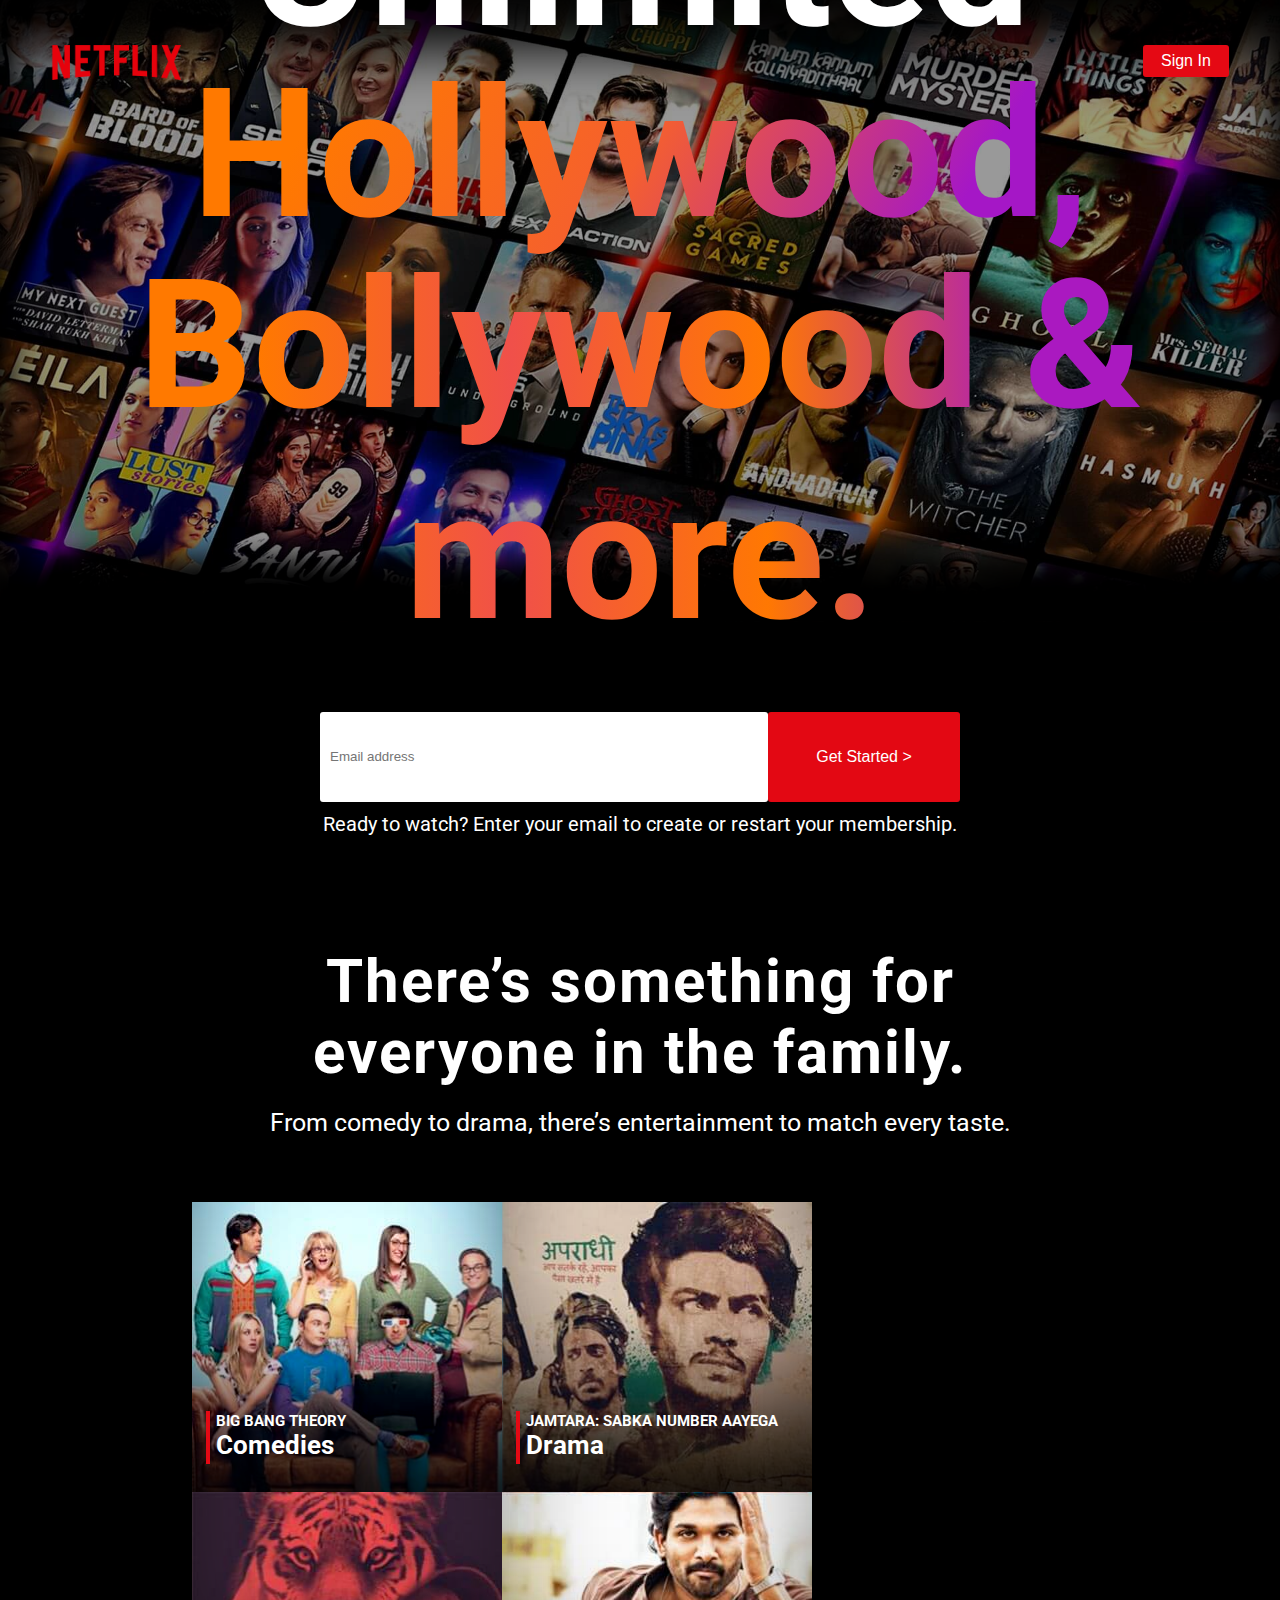
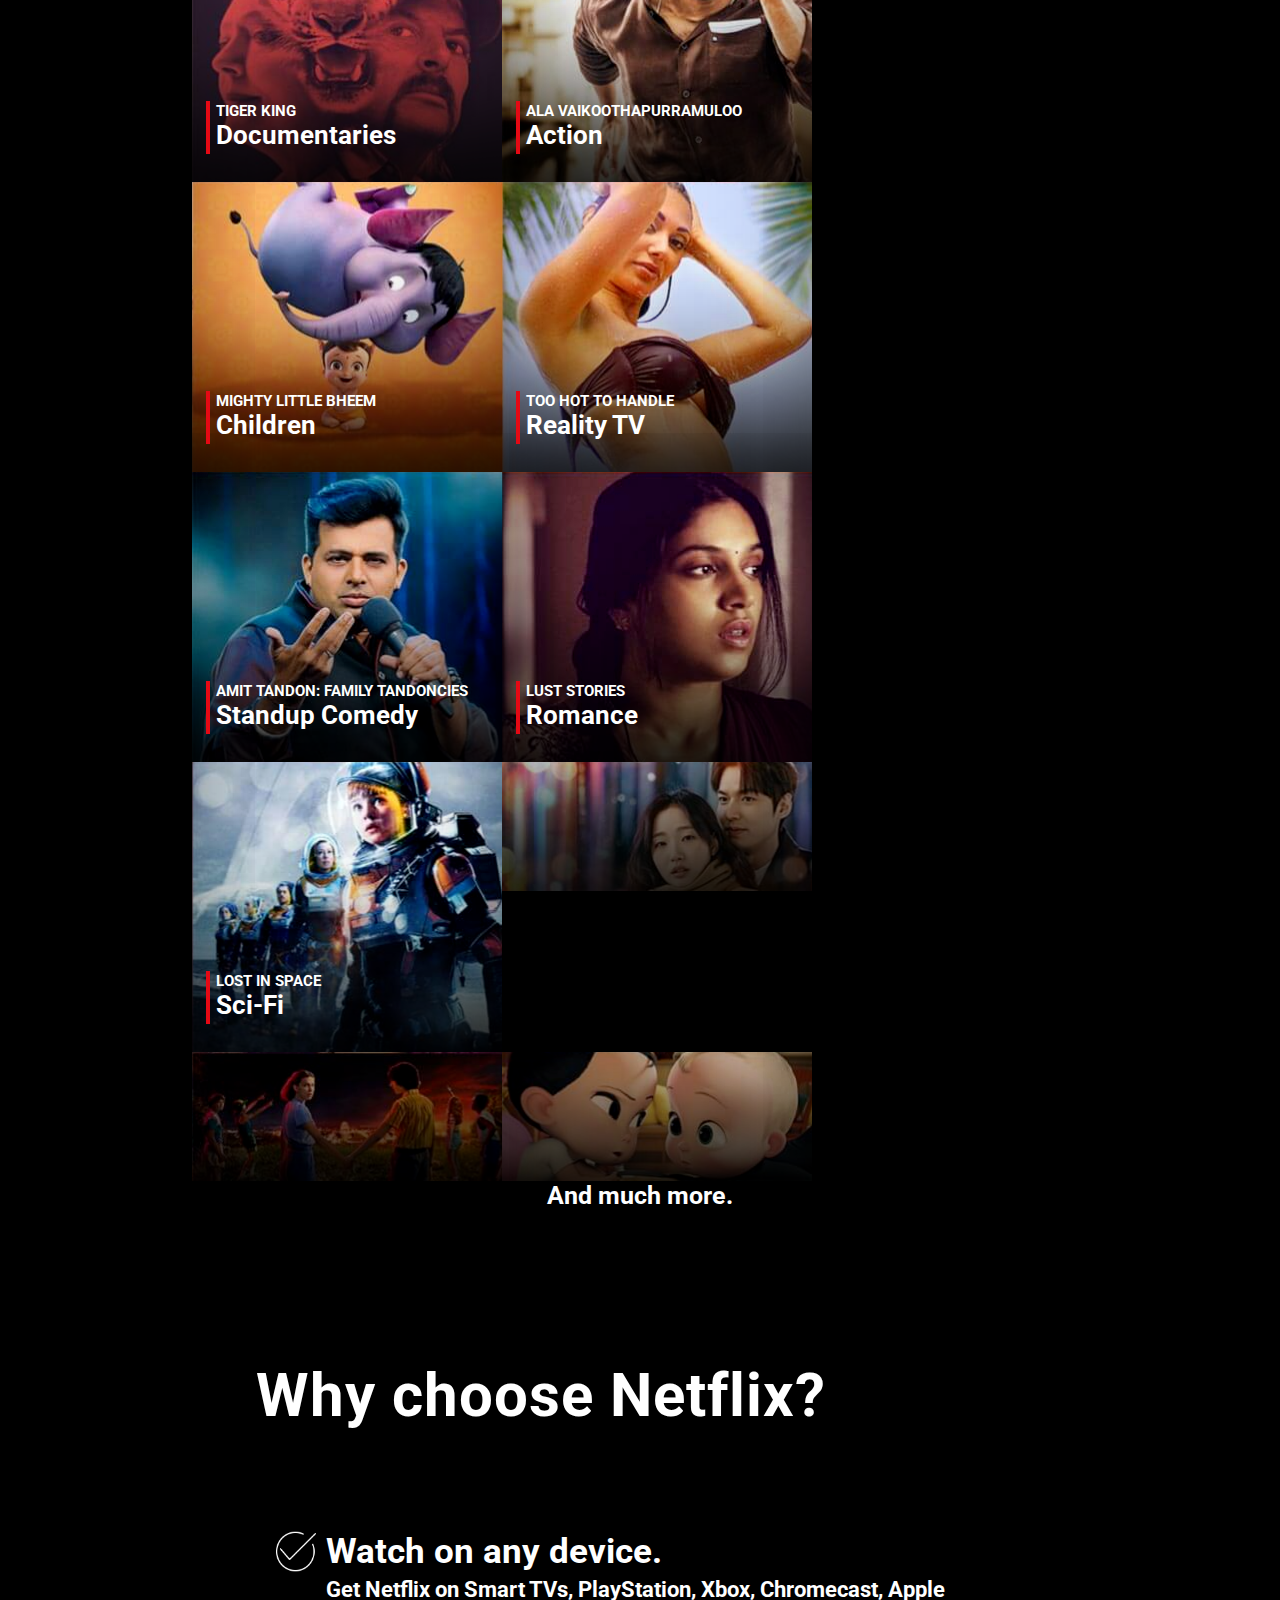
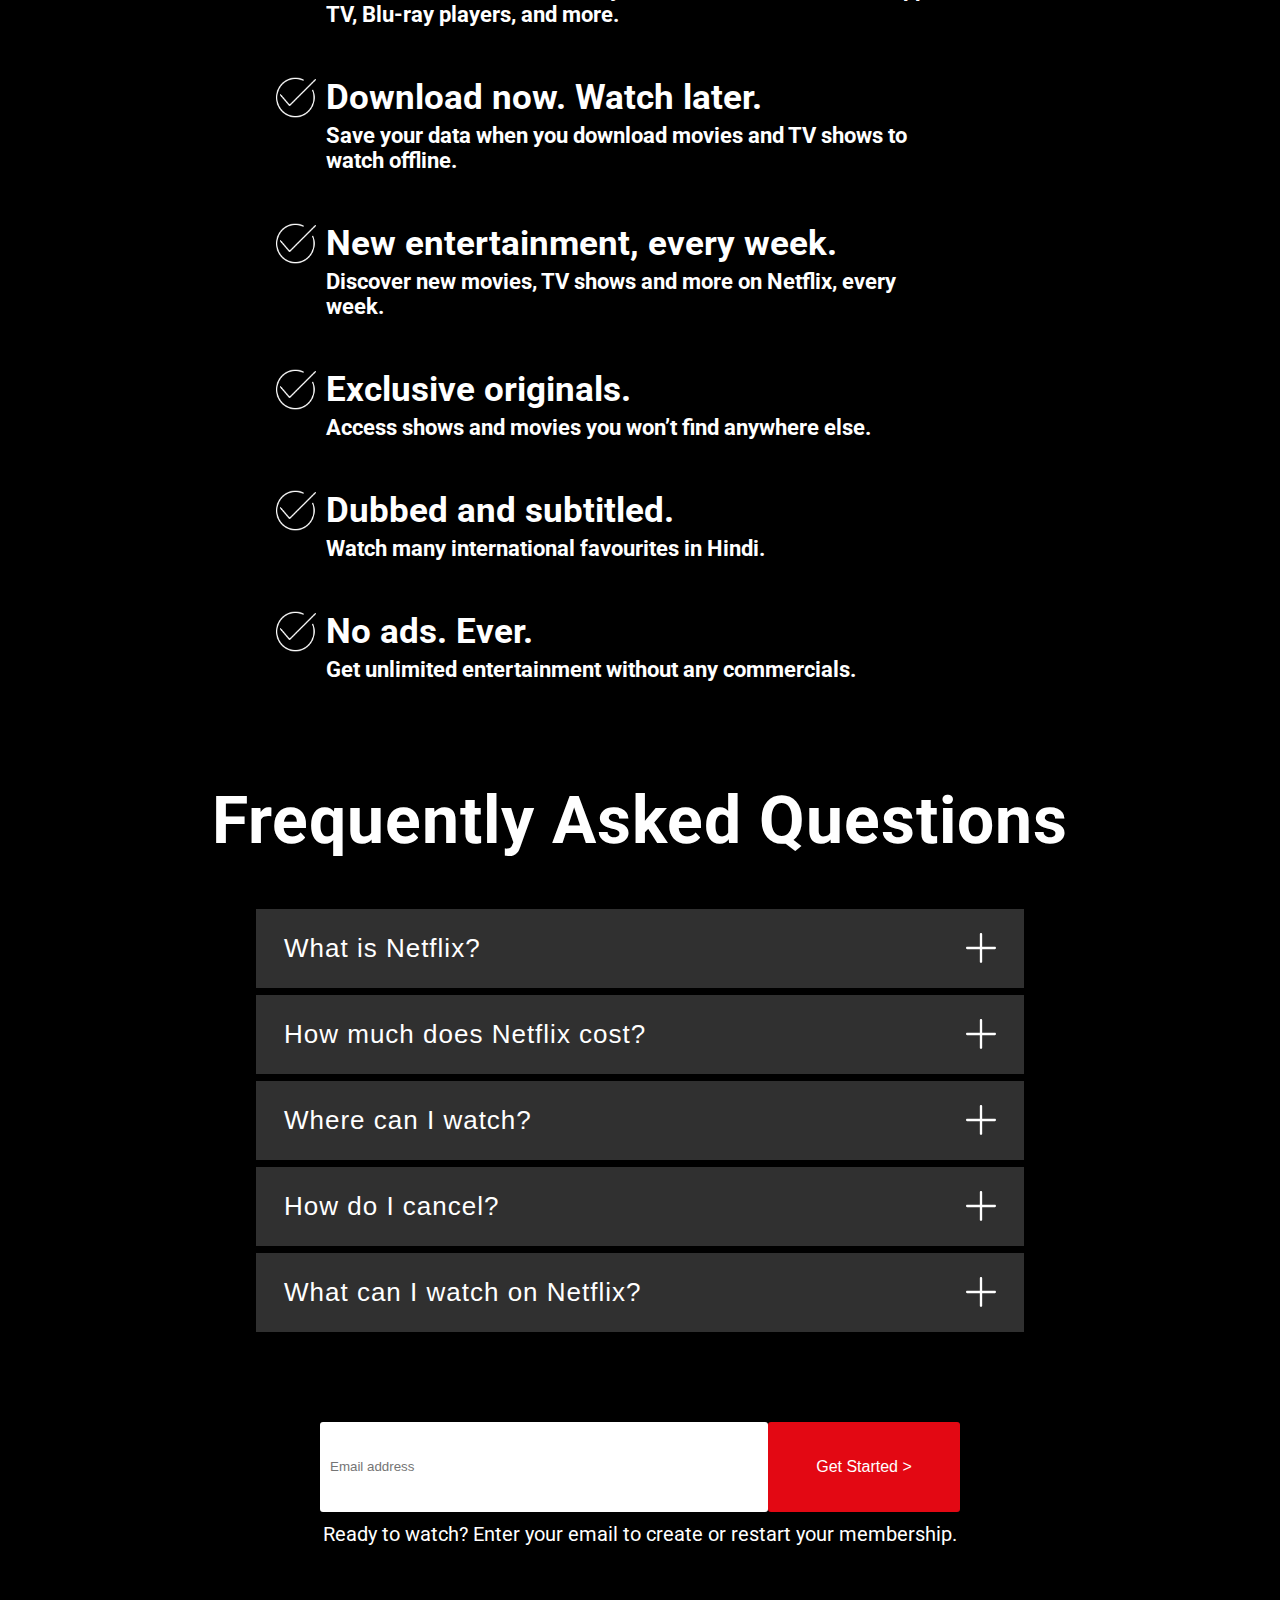
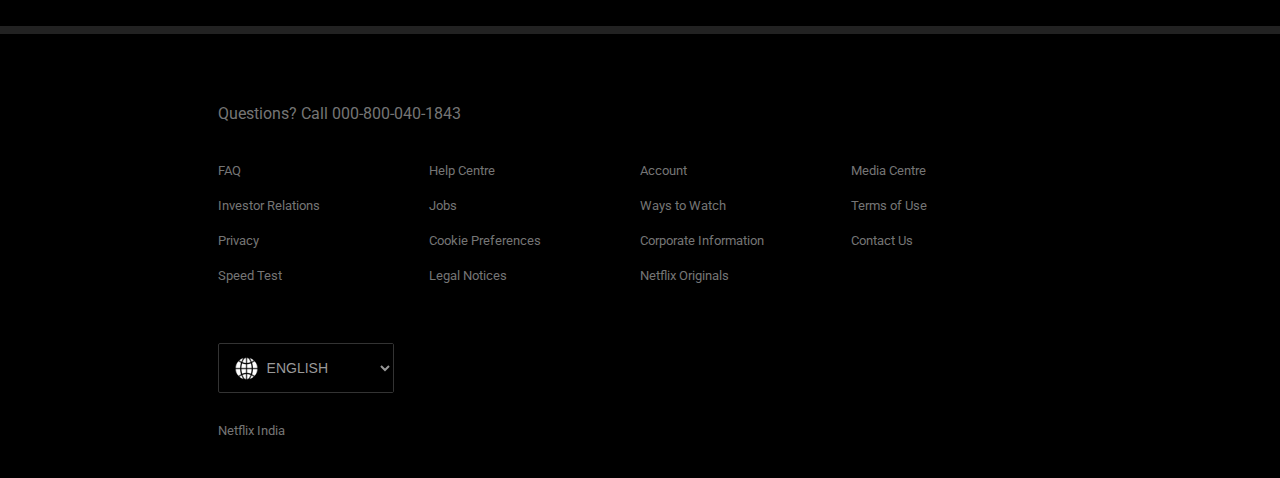
<file: codsoft/netflix landing page/index.html>
<!DOCTYPE html>
<html lang="en">

<head>
    <meta charset="UTF-8">
    <meta name="viewport" content="width=device-width, initial-scale=1.0">
    <meta http-equiv="X-UA-Compatible" content="ie=edge">
    <link href="https://fonts.googleapis.com/css2?family=Roboto:wght@400;500;700&display=swap" rel="stylesheet">
    <link rel="stylesheet" href="./css/style.css">
    <title>Netflix – Watch TV Shows Online, Watch Movies Online</title>

</head>

<body>

    <section>
        <section class="background">
            <header>
                <div class="logo-container">
                    <img src="./image/logo.png" alt="Netflix">
                </div>
                <div class="signInButton-container">
                    <button>Sign In</button>
                </div>
            </header>
            <section class="introduction">
                <div class="intro-text">
                    <h1 class="intro-text1">Unlimited</h1>
                    <h1 class="intro-text2">Hollywood,</h1>
                    <h1 class="intro-text3">Bollywood & more.</h1>
                </div>
            </section>
        </section>
        <form class="membership" method="POST">
            <input type="email" placeholder="Email address">
            <button type="submit">Get Started ></button>
        </form>
        <p class="membership-text">Ready to watch? Enter your email to create or restart your membership.</p>
    </section>

    <section class="for-all-text">
        <div class="some-text">
            <h1>
                There’s something for everyone in the family.
            </h1>
            <p>
                From comedy to drama, there’s entertainment to match every taste.
            </p>
        </div>
    </section>

    <section>
        <div class="shows-panel">
            <ul class="show-list">
                <li>
                    <div class="one-show" id="show1">
                        <div class="show-name">
                            <h4>BIG BANG THEORY</h4>
                            <h3>Comedies</h3>
                        </div>
                    </div>
                </li>
                <li>
                    <div class="one-show" id="show2">
                        <div class="show-name">
                            <h4>JAMTARA: SABKA NUMBER AAYEGA</h4>
                            <h3>Drama</h3>
                        </div>
                    </div>
                </li>
                <li>
                    <div class="one-show" id="show3">
                        <div class="show-name">
                            <h4>TIGER KING</h4>
                            <h3>Documentaries</h3>
                        </div>
                    </div>
                </li>
                <li>
                    <div class="one-show" id="show4">
                        <div class="show-name">
                            <h4>ALA VAIKOOTHAPURRAMULOO</h4>
                            <h3>Action</h3>
                        </div>
                    </div>
                </li>
                <li>
                    <div class="one-show" id="show5">
                        <div class="show-name">
                            <h4>MIGHTY LITTLE BHEEM</h4>
                            <h3>Children</h3>
                        </div>
                    </div>
                </li>
                <li>
                    <div class="one-show" id="show6">
                        <div class="show-name">
                            <h4>TOO HOT TO HANDLE</h4>
                            <h3>Reality TV</h3>
                        </div>
                    </div>
                </li>
                <li>
                    <div class="one-show" id="show7">
                        <div class="show-name">
                            <h4>AMIT TANDON: FAMILY TANDONCIES</h4>
                            <h3>Standup Comedy</h3>
                        </div>
                    </div>
                </li>
                <li>
                    <div class="one-show" id="show8">
                        <div class="show-name">
                            <h4>LUST STORIES</h4>
                            <h3>Romance</h3>
                        </div>
                    </div>
                </li>
                <li>
                    <div class="one-show" id="show9">
                        <div class="show-name">
                            <h4>LOST IN SPACE</h4>
                            <h3>Sci-Fi</h3>
                        </div>
                    </div>
                </li>
                <li>
                    <div class="one-show" id="show10">
                    </div>
                </li>
                <li>
                    <div class="one-show" id="show11">
                    </div>
                </li>
                <li>
                    <div class="one-show" id="show12">
                    </div>
                </li>
            </ul>
            <h3 class="more_show">And much more.</h3>
        </div>
    </section>

    <section class="why-netflix">
        <h1>Why choose Netflix?</h1>
        <!--<div class="why-netflix-ans">
            <div class="why-netflix-ans-head">
                <img src="./image/other_icons/tick.png" alt="">
                <h3>Something for everyone.</h3>
            </div>
            <h5>
                From comedy and drama to thrillers and romance, there’s entertainment for everyone in the family.
            </h5>
        </div>-->
        <div class="why-netflix-ans">
            <div class="why-netflix-ans-head">
                <img src="./image/other_icons/tick.png" alt="">
                <h3>Watch on any device.</h3>
            </div>
            <h5>
                Get Netflix on Smart TVs, PlayStation, Xbox, Chromecast, Apple TV, Blu-ray players, and more.
            </h5>
        </div>
        <div class="why-netflix-ans">
            <div class="why-netflix-ans-head">
                <img src="./image/other_icons/tick.png" alt="">
                <h3>Download now. Watch later.</h3>
            </div>
            <h5>
                Save your data when you download movies and TV shows to watch offline.
            </h5>
        </div>
        <div class="why-netflix-ans">
            <div class="why-netflix-ans-head">
                <img src="./image/other_icons/tick.png" alt="">
                <h3>New entertainment, every week.</h3>
            </div>
            <h5>
                Discover new movies, TV shows and more on Netflix, every week.
            </h5>
        </div>
        <div class="why-netflix-ans">
            <div class="why-netflix-ans-head">
                <img src="./image/other_icons/tick.png" alt="">
                <h3>Exclusive originals.</h3>
            </div>
            <h5>
                Access shows and movies you won’t find anywhere else.
            </h5>
        </div>
        <div class="why-netflix-ans">
            <div class="why-netflix-ans-head">
                <img src="./image/other_icons/tick.png" alt="">
                <h3>Dubbed and subtitled.</h3>
            </div>
            <h5>
                Watch many international favourites in Hindi.
            </h5>
        </div>
        <div class="why-netflix-ans">
            <div class="why-netflix-ans-head">
                <img src="./image/other_icons/tick.png" alt="">
                <h3>No ads. Ever.</h3>
            </div>
            <h5>
                Get unlimited entertainment without any commercials.
            </h5>
        </div>
    </section>

    <section>
        <div class="faq_head">
            <h1>Frequently Asked Questions</h1>
        </div>
        <div class="collapsible-menu">
            <button type="button" class="collapsible">
                <h3>
                    What is Netflix?
                </h3>
                <img src="./image/other_icons/plus.svg" class="expand_icon">
            </button>
            <div class="content">
                <p>Netflix is a streaming service that offers a wide variety of award-winning TV shows, movies, anime,
                    documentaries and more – on thousands of internet-connected devices.
                </p><br>

                <p>You can watch as much as you want, whenever you want, without a single ad – all for one low monthly
                    price. There's always something new to discover, and new TV shows and movies are added every week!
                </p>
            </div>
        </div>
        <div class="collapsible-menu">
            <button type="button" class="collapsible">
                <h3>
                    How much does Netflix cost?
                </h3>
                <img src="./image/other_icons/plus.svg" class="expand_icon">
            </button>
            <div class="content">
                <p>Watch Netflix on your smartphone, tablet, Smart TV, laptop, or streaming device, all for one fixed
                    monthly fee. Plans range from ₹ 199 to ₹ 799 a month. No extra costs, no contracts.
                </p>
            </div>
        </div>
        <div class="collapsible-menu">
            <button type="button" class="collapsible">
                <h3>
                    Where can I watch?
                </h3>
                <img src="./image/other_icons/plus.svg" class="expand_icon">
            </button>
            <div class="content">
                <p>Watch anywhere, anytime, on an unlimited number of devices. Sign in with your Netflix account to
                    watch instantly on the web at netflix.com from your personal computer or on any internet-connected
                    device that offers the Netflix app, including smart TVs, smartphones, tablets, streaming media
                    players and game consoles.
                </p><br>

                <p>You can also download your favourite shows with the iOS, Android, or Windows 10 app. Use downloads to
                    watch while you're on the go and without an internet connection. Take Netflix with you anywhere.
                </p>
            </div>
        </div>
        <div class="collapsible-menu">
            <button type="button" class="collapsible">
                <h3>
                    How do I cancel?
                </h3>
                <img src="./image/other_icons/plus.svg" class="expand_icon">
            </button>
            <div class="content">
                <p>Netflix is flexible. There are no annoying contracts and no commitments. You can easily cancel your
                    account online in two clicks. There are no cancellation fees – start or stop your account anytime.
                </p>
            </div>
        </div>
        <div class="collapsible-menu">
            <button type="button" class="collapsible">
                <h3>
                    What can I watch on Netflix?
                </h3>
                <img src="./image/other_icons/plus.svg" class="expand_icon">
            </button>
            <div class="content">
                <p>Netflix has an extensive library of feature films, documentaries, TV shows, anime, award-winning
                    Netflix originals, and more. Watch as much as you want, anytime you want.</p>
            </div>
        </div>

        <form class="membership" method="POST">
            <input type="email" placeholder="Email address">
            <button type="submit">Get Started ></button>
        </form>
        <p class="membership-text">Ready to watch? Enter your email to create or restart your membership.</p>
    </section>

    <hr id="horizontal_line">

    <footer>

        <p>Questions? Call <a href="tel:000-800-040-1843">000-800-040-1843</a></p>

        <ul class="footer-elements">
            <li class="footer-element">
                <a href="#"><span>FAQ</span></a>
            </li>
            <li class="footer-element">
                <a href="#"><span>Help Centre</span></a>
            </li>
            <li class="footer-element">
                <a href="#"><span>Account</span></a>
            </li>
            <li class="footer-element">
                <a href="#"><span>Media Centre</span></a>
            </li>
            <li class="footer-element">
                <a href="#"><span>Investor Relations</span></a>
            </li>
            <li class="footer-element">
                <a href="#"><span>Jobs</span></a>
            </li>
            <li class="footer-element">
                <a href="#"><span>Ways to Watch</span></a>
            </li>
            <li class="footer-element">
                <a href="#"><span>Terms of Use</span></a>
            </li>
            <li class="footer-element">
                <a href="#"><span>Privacy</span></a>
            </li>
            <li class="footer-element">
                <a href="#"><span>Cookie Preferences</span></a>
            </li>
            <li class="footer-element">
                <a href="#"><span>Corporate Information</span></a>
            </li>
            <li class="footer-element">
                <a href="#"><span>Contact Us</span></a>
            </li>
            <li class="footer-element">
                <a href="#"><span>Speed Test</span></a>
            </li>
            <li class="footer-element">
                <a href="#"><span>Legal Notices</span></a>
            </li>
            <li class="footer-element">
                <a href="#"><span>Netflix Originals</span></a>
            </li>
        </ul>

        <div id="lang-selection">
            <img id="globe" src="./image/other_icons/globe.png" alt="">
            <select tabindex="0">
                <option selected value="en">English</option>
                <option value="hi">हिन्दी</option>
            </select>
        </div>

        <p id="company">Netflix India</p>

    </footer>

    <!-- Script -->
    <script src="./js/script.js"></script>

</body>

</html>
</file>
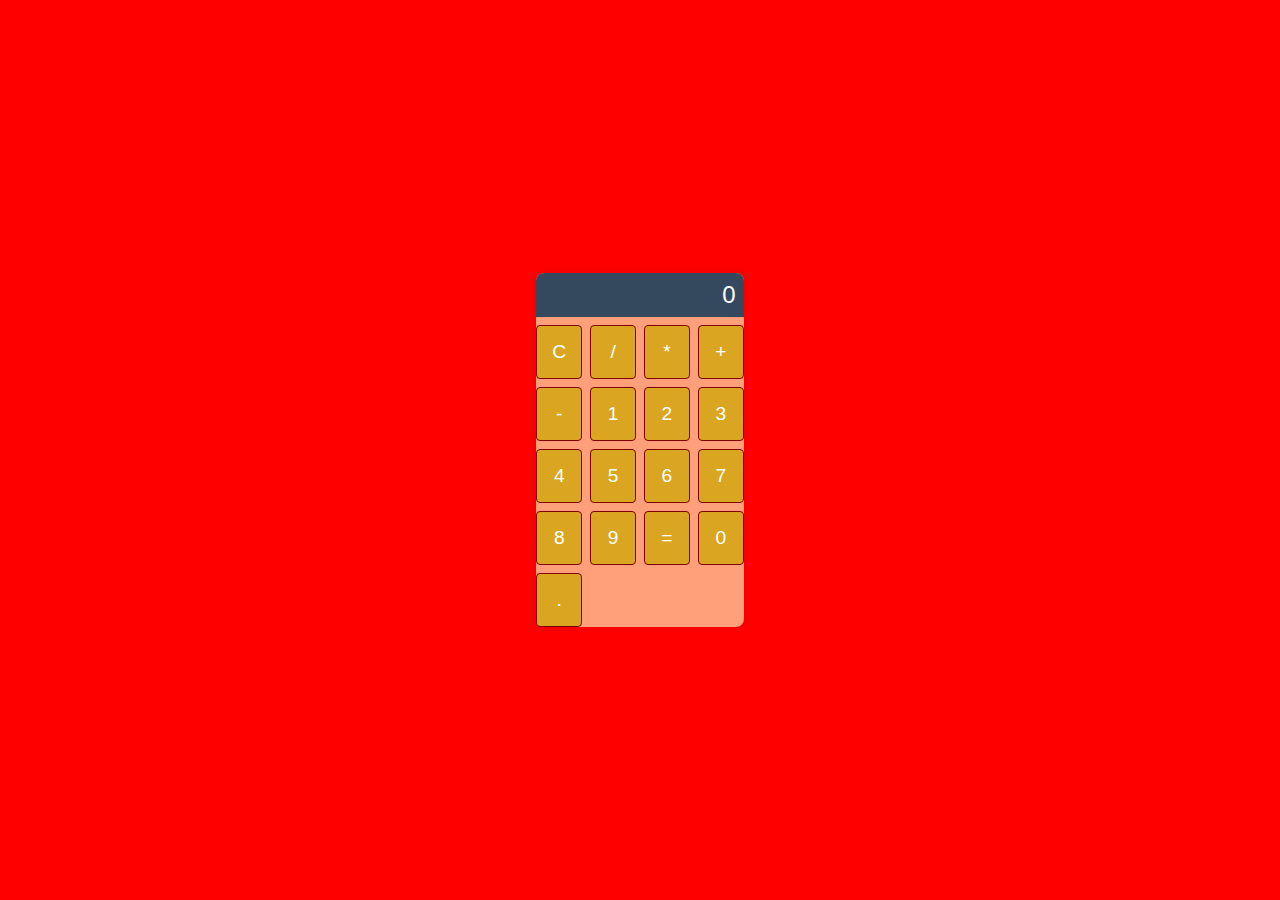
<file: codsoft/calculator/calculator.html>
<!DOCTYPE html>
<html lang="en">
<head>
    <meta charset="UTF-8">
    <meta name="viewport" content="width=device-width, initial-scale=1.0">
    <title>Simple Calculator</title>
    <style>
        body {
            font-family: 'Arial', sans-serif;
            display: flex;
            justify-content: center;
            align-items: center;
            height: 100vh;
            margin: 0;
            background-color: #FF0000; /* red background color */
            color: #fff; /* White text color */
        }

        #calculator {
            display: grid;
            grid-template-columns: repeat(4, 1fr);
            grid-gap: 8px;
            max-width: 300px;
            background-color: #FFA07A; /* Darker background color */
            border-radius: 8px;
            box-shadow: 0 0 10px rgba(0, 0, 0, 0.1);
        }

        #display {
            grid-column: span 4;
            text-align: right;
            padding: 8px;
            font-size: 1.5em;
            background-color: #34495e; /* Slightly darker color for the display */
            border-top-left-radius: 8px;
            border-top-right-radius: 8px;
        }

        button {
            padding: 15px;
            font-size: 1.2em;
            cursor: pointer;
            background-color: #DAA520; /* Dark background color for buttons */
            border: 1px solid #800000; /* Slightly darker border color */
            border-radius: 4px;
            color: #fff; /* White text color for buttons */
        }
    </style>
</head>
<body>

<div id="calculator">
    <div id="display">0</div>
    <button onclick="clearDisplay()">C</button>
    <button onclick="appendCharacter('/')">/</button>
    <button onclick="appendCharacter('*')">*</button>
    <button onclick="appendCharacter('+')">+</button>
    <button onclick="appendCharacter('-')">-</button>
    <button onclick="appendCharacter('1')">1</button>
    <button onclick="appendCharacter('2')">2</button>
    <button onclick="appendCharacter('3')">3</button>
    <button onclick="appendCharacter('4')">4</button>
    <button onclick="appendCharacter('5')">5</button>
    <button onclick="appendCharacter('6')">6</button>
    <button onclick="appendCharacter('7')">7</button>
    <button onclick="appendCharacter('8')">8</button>
    <button onclick="appendCharacter('9')">9</button>
    <button onclick="calculateResult()">=</button>
    <button onclick="appendCharacter('0')">0</button>
    <button onclick="appendCharacter('.')">.</button>
</div>

<script>
    let display = document.getElementById('display');
    let currentInput = '';

    function clearDisplay() {
        currentInput = '';
        updateDisplay();
    }

    function appendCharacter(character) {
        currentInput += character;
        updateDisplay();
    }

    function calculateResult() {
        try {
            currentInput = eval(currentInput).toString();
            updateDisplay();
        } catch (error) {
            currentInput = 'Error';
            updateDisplay();
        }
    }

    function updateDisplay() {
        display.textContent = currentInput;
    }
</script>

</body>
</html>
</file>
<file: codsoft/netflix landing page/css/style.css>
*{
    margin: 0;
    padding: 0;
    box-sizing: border-box;
  }
  
  body{
    background-color: #000000;
    font-family: 'Roboto', sans-serif;
  }
  
  body section{
    background-color: #000000;
  }
  
  button{
    border: none;
    cursor: pointer;
  }
  
  .background{
    background: url('../image/background.jpg') no-repeat center center/cover;
    background-size: 100% auto;
    position: relative;
  }
  
  .background::after{
    content: '';
    position: absolute;
    top: 0;
    left: 0;
    width: 100%;
    height: 100%;
    z-index: 1;
    background: rgba(0, 0, 0, 0.4);
    box-shadow: inset 0px 50px 60px #000000, inset 0px -64px 30px #000000;
  }
  
  header{
    display: flex;
    width: 92%;
    margin: auto;
    padding: 5vh 0;
  }
  
  .logo-container{
    flex: 1;
    text-align: start;
  }
  
  .logo-container img{
    width: 22%;
    margin: 0 0 7px;
  }
  
  .signInButton-container{
    flex: 1;
    text-align: end;
  }
  
  .signInButton-container button{
    padding: 7px 18px;
    background: #E50914;
    color: white;
    font-size: 16px;
    border-radius: 3px;
  }
  
  .introduction{
    width: 100%;
    height: 54vh;
    position: relative;
    margin-bottom: 20px;
    background: transparent;
  }
  
  .introduction, 
  .logo-container, 
  .signInButton-container{
    z-index: 2;
  }
  
  .intro-text{
    width: 100%;
    font-size: 90px;
    font-weight: 800;
    position: absolute;
    text-align: center;
    bottom: -20px;
  }
  
  .intro-text h1{
    margin-bottom: -20px;
  }
  
  .intro-text1 {
    color: #ffffff;
  }
  
  .intro-text2{
    background: linear-gradient(120deg,#FF7900,#FF7900, #F55F2F, #A517C6,#A517C6); /* Standard syntax; must be last */
    color:transparent;
    -webkit-background-clip: text;
    background-clip: text;
  }
  
  .intro-text3{
    background: linear-gradient(to right, #FF7900, #FF7900, #F0504A, #FF7802, #AA19C0, #AA19C0); /* Standard syntax; must be last */
    color:transparent;
    -webkit-background-clip: text;
    background-clip: text;
  }
  
  .membership{
    height: 10vh;
    margin-top: 10vh;
    display: flex;
    justify-content: center;
    align-items:center;
  }
  
  .membership input{
    background: #ffffff;
    width: 35%;
    height: 100%;
    text-decoration: none;
    border: none;
    border-radius: 3px;
    padding-left: 10px;
  }
  
  .membership button{
    width: 15%;
    height: 100%;
    text-decoration: none;
    border: none;
    border-radius: 3px;
    color: white;
    background-color: #E30813;
    font-size: 100%
  }
  
  .membership-text{
    color: #ffffff;
    font-size: 20px;
    display: flex;
    justify-content: center;
    align-items: center;
    padding: 10px;
    text-align: center;
  }
  
  .for-all-text{
    padding-top: 100px;
    padding-bottom: 65px;
  }
  
  .some-text{
    text-align: center;
    width: 70%;
    margin: auto;
    
  }
  
  .some-text h1{
    font-size: 60px;
    color: #ffffff;
    letter-spacing: 2px;
  }
  
  .some-text p{
    font-size: 25px;
    color: #ffffff;
    padding-top: 20px;
  }
  
  .shows-panel{
    width: 70%;
    margin: auto;
  }
  
  .show-list{
    display: flex;
    list-style: none;
    flex-wrap: wrap;
  }
  
  .one-show{
    width: 310px;
    height: 290px;
    background-repeat: no-repeat;
    background-size: 100% 100%;
    position: relative;
  }
  
  #show1{
    background: url('../image/show_pic/p1.png');
    
  }
  
  #show2{
    background: url('../image/show_pic/p2.png');
  }
  
  #show3{
    background: url('../image/show_pic/p3.png');
  }
  
  #show4{
    background: url('../image/show_pic/p4.png');
  }
  
  #show5{
    background: url('../image/show_pic/p5.png');
  }
  
  #show6{
    background: url('../image/show_pic/p6.png');
  }
  
  #show7{
    background: url('../image/show_pic/p7.png');
  }
  
  #show8{
    background: url('../image/show_pic/p8.png');
  }
  
  #show9{
    background: url('../image/show_pic/p9.png');
  }
  
  #show10{
    background: url('../image/show_pic/p10.png') no-repeat;
    width: 310px;
    height: 129px;
  }
  
  #show11{
    background: url('../image/show_pic/p11.png') no-repeat;
    width: 310px;
    height: 129px; 
  }
  
  #show12{
    background: url('../image/show_pic/p12.png') no-repeat;
    width: 310px;
    height: 129px;
  }
  
  .more_show{
    text-align: center;
    color:#ffffff;
    font-size: 25px;
  }
  
  .show-name{
    border-left: 4px solid #E50914;
    padding: 1px 0px 4px 6px;
    margin-left: 14px;
    position: absolute;
    bottom: 28px;
    z-index: 2;
    color: #ffffff;
  }
  
  .show-name h4{
    font-size: 95%;
  }
  
  .show-name h3{
    font-size: 160%;
  }
  
  .one-show::after{
    content: '';
    position: absolute;
    top: 0;
    left: 0;
    width: 100%;
    height: 100%;
    z-index: 1;
    box-shadow: inset 0px -120px 140px -50px #000000;
  }
  
  .why-netflix{
    padding-top: 150px;
  }
  
  .why-netflix h1 {
    width: 60%;
    text-align: center;
    font-size: 60px;
    color: #ffffff;
    letter-spacing: 1px;
    padding-bottom: 50px;
    display: flex;
    margin: auto;
  }
  
  .why-netflix-ans{
    margin: 50px  auto;
  }
  
  .why-netflix-ans-head{
    display: flex;
    width: 60%;
    margin: auto;
  }
  
  .why-netflix-ans-head img{
    width: 40px;
    line-height: 30px;
    margin-left: 20px;
    margin-right: 10px;
  }
  
  .why-netflix-ans-head h3{
   justify-content: center;
   font-size: 35px;
   color: white;
  }
  
  .why-netflix-ans h5 {
    font-size: 22px;
    display: flex;
    width: 60%;
    margin: auto;
    padding: 5px 70px 0px 70px;
    color: white;
  }
  
  .faq_head{
    text-align: center;
    font-size: 33px;
    color: #ffffff;
    letter-spacing: 1px;
    margin-top: 100px;
    margin-bottom: 50px;
  }
  
  .collapsible-menu{
    width: 60%;
    text-align: center;
    margin: auto;
    margin-top: 5px;
    margin-bottom: 7px;
  }
  
  .collapsible {
    background-color: #303030;
    cursor: pointer;
    padding: 24px 28px;
    width: 100%;
    border: none;
    text-align: left;
    outline: none;
    display: flex;
  }
  
  .collapsible h3{
    color: #fff;
    font-size: 26px;
    font-weight: 500;
    justify-content: center;
    letter-spacing: 1px;
    flex: 1;
  }
  
  .expand_icon {
    width: 30px;
    height: 30px;
    transition: transform 0.3s;
    /*transform: rotate(45deg);*/
  }
  
  .active, .collapsible:hover {
    background-color: #555;
  }
  
  .content {
    padding: 28px 28px;
    margin: 1px auto;
    text-align: left;
    font-size: 25px;
    display: none;
    overflow: hidden;
    color: #fff;
    background-color: #555;
    transition: transform 0.3s;
  }
  
  #horizontal_line{
    border: none;
    width: 100%;
    height: 8px;
    margin: 70px 0px;
    background: #222222;
  }
  
  footer{
    width: 66%;
    margin: 0px auto;
  }
  
  footer p{
    color: #757575;
  }
  
  footer p a, footer ul li a{
    text-decoration: none;
    color: #757575;
  }
  
  footer p a:hover, footer ul li a:hover{
    text-decoration: underline;
  }
  
  .footer-elements {
    display: flex;
    flex-wrap: wrap;
    margin: 30px auto
  }
  
  .footer-element {
    display: block;
    flex-basis: 0;
    flex-grow: 1;
    flex-shrink: 1;
    flex: none;
    width: 25%;
    font-size: 13px;
    margin: 10px 0px;
  }
  
  #globe{
    width: 25px;
    position: relative;
    top: 8px;
  }
  
  #lang-selection {
    margin-top: 20px;
    border: 1px solid #333;
    border-radius: 2px;
    display: inline-block;
    padding-left: 15px;
  }
  
  #lang-selection select {
    background-color: #000;
    border: none;
    color: #999;
    font-size: 14px;
    width: 130px;
    height: 48px;
    text-transform: uppercase;
    font-weight: 300;
  }
  
  #company{
    font-size: 13px;
    margin: 30px 0px 40px 0px;
  }
  
  @media screen and (max-width: 700px) {
  
    h1{
      font-size: 40px;
    }
  
    .membership button{
      font-size: 80%
    }
  }
  
  @media screen and (max-width: 560px) {
    .membership button{
      font-size: 70%
    }
  }
</file>
